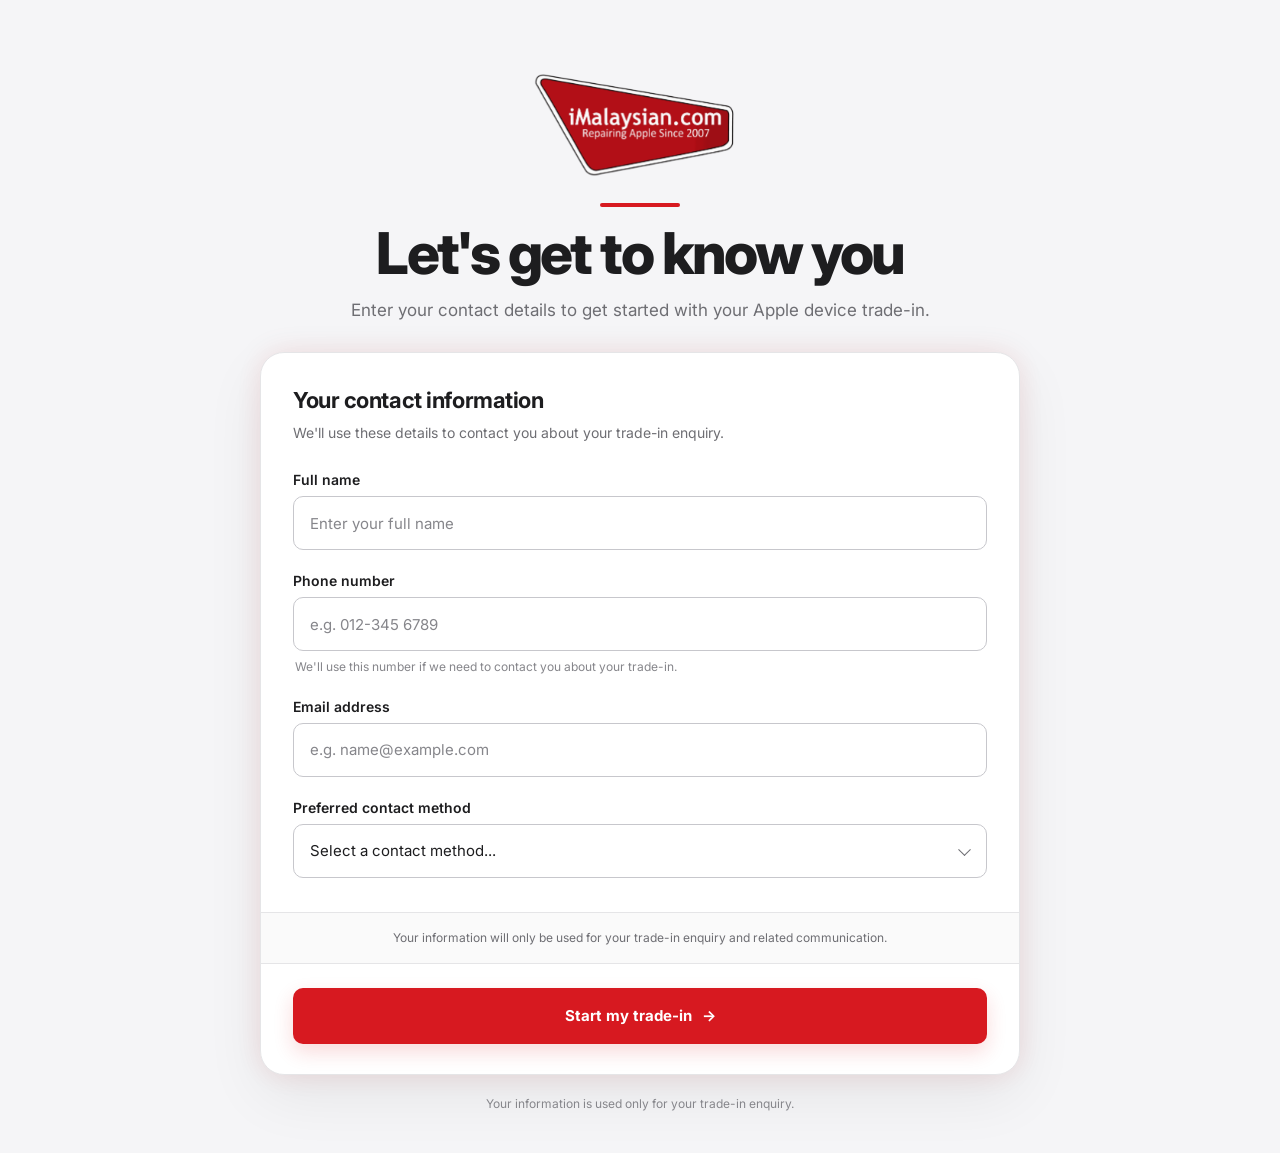
<file: assets/customer-detail.html>
<!DOCTYPE html> <html lang="en"> <head> <meta charset="UTF-8"/> <meta name="viewport" content="width=device-width, initial-scale=1.0"/> <meta name="theme-color" content="#f5f5f7"/> <link rel="icon" type="image/png" href="/assets/imycom.png"/> <link rel="stylesheet" href="/assets/styles.css"/> <title>Apple Trade-In | Customer Details</title> </head> <body> <main class="customer-detail-page"> <div class="customer-detail-container"> <header class="customer-detail-header"> <div class="customer-detail-brand"> <img src="/assets/imycom.png" alt="iMyCom logo"/> </div> <h1>Let's get to know you</h1> <p class="customer-detail-subtitle"> Enter your contact details to get started with your Apple device trade-in. </p> </header> <section class="customer-detail-card"> <form id="customerDetailForm" novalidate> <div class="customer-form-section"> <div class="customer-form-heading"> <h2>Your contact information</h2> <p> We'll use these details to contact you about your trade-in enquiry. </p> </div>  <div class="customer-form-group"> <label for="customerName">Full name</label> <input type="text" id="customerName" name="customerName" placeholder="Enter your full name" autocomplete="name" aria-describedby="customerName-error" required/> <p id="customerName-error" class="customer-field-error" aria-live="polite"> </p> </div>  <div class="customer-form-group"> <label for="customerPhone">Phone number</label> <input type="tel" id="customerPhone" name="customerPhone" placeholder="e.g. 012-345 6789" autocomplete="tel" aria-describedby="customerPhone-help customerPhone-error" required/> <p id="customerPhone-help" class="customer-field-help"> We'll use this number if we need to contact you about your trade-in. </p> <p id="customerPhone-error" class="customer-field-error" aria-live="polite"> </p> </div>  <div class="customer-form-group"> <label for="customerEmail">Email address</label> <input type="email" id="customerEmail" name="customerEmail" placeholder="e.g. name@example.com" autocomplete="email" aria-describedby="customerEmail-error" required/> <p id="customerEmail-error" class="customer-field-error" aria-live="polite"> </p> </div>  <div class="customer-form-group"> <label for="customerContactMethod"> Preferred contact method </label> <div class="customer-select-wrapper"> <select id="customerContactMethod" name="customerContactMethod" aria-describedby="customerContactMethod-error" required> <option value="" disabled selected> Select a contact method... </option> <option value="whatsapp">WhatsApp</option> <option value="phone">Phone call</option> <option value="email">Email</option> </select> </div> <p id="customerContactMethod-error" class="customer-field-error" aria-live="polite"> </p> </div> </div>  <div class="customer-privacy-note"> <p> Your information will only be used for your trade-in enquiry and related communication. </p> </div>  <div class="customer-detail-actions"> <button type="submit" class="customer-primary-button"> <span>Start my trade-in</span> <span aria-hidden="true">→</span> </button> </div> </form> </section> <footer class="customer-detail-footer"> <p> Your information is used only for your trade-in enquiry. </p> </footer> </div> </main> <script src="/assets/customer-detail.js"></script> </body> </html>
</file>
<file: assets/styles.css>
@import url('https://fonts.googleapis.com/css2?family=Inter:wght@400;500;600;700;800&display=swap');:root{--background: #f5f5f7;--surface: #ffffff;--surface-soft: #fafafa;--text: #1d1d1f;--text-secondary: #6e6e73;--border: #e5e5e7;--border-hover: #c7c7cc;--accent: #d71920;--accent-dark: #c4000b;--accent-soft: #fff1f2;--accent-focus: rgba(227,6,19,0.14);--success: #34c759;--shadow: 0 20px 60px rgba(0,0,0,0.07);--radius-large: 24px;--radius-medium: 14px;--radius-small: 10px}*{box-sizing: border-box}html{scroll-behavior: smooth}body{margin: 0;min-height: 100vh;font-family: 'Inter',-apple-system,BlinkMacSystemFont,"Segoe UI",sans-serif;background: var(--background);color: var(--text);-webkit-font-smoothing: antialiased}button,select,input{font: inherit}button,select{-webkit-tap-highlight-color: transparent}.page-shell{width: 100%;max-width: 760px;margin: 0 auto;padding: 64px 24px 40px}.page-shell{animation: pageFadeIn 0.6s ease-out both}.brand-mark{animation: brandEnter 0.7s ease-out both}.hero{animation: heroEnter 0.7s ease-out 0.08s both}.trade-in-card{animation: cardEnter 0.9s cubic-bezier(0.22,1,0.36,1)0.16s both}.footer{animation: footerEnter 0.7s ease-out 0.24s both}@keyframes pageFadeIn{from{opacity: 0}to{opacity: 1}}@keyframes brandEnter{from{opacity: 0;transform: translateY(-12px)}to{opacity: 1;transform: translateY(0)}}@keyframes heroEnter{from{opacity: 0;transform: translateY(12px)}to{opacity: 1;transform: translateY(0)}}@keyframes cardEnter{from{opacity: 0;transform: translateY(10px)}to{opacity: 1;transform: translateY(0)}}@keyframes footerEnter{from{opacity: 0}to{opacity: 1}}@media(prefers-reduced-motion: reduce){.page-shell,.brand-mark,.hero,.trade-in-card,.footer{animation: none}}.hero{text-align: center;margin-bottom: 42px}.hero-left{display: flex;align-items: center;gap: 24px;text-align: left}.hero-left .brand-mark{flex: 0 0 auto;margin-bottom: 0}.hero-left .hero-text{flex: 1 1 auto;min-width: 0}.hero-left .hero-copy{margin: 0}.hero-left h1{margin: 4px 0 8px}@media(max-width: 700px){.hero-left{flex-direction: column;align-items: flex-start;text-align: left}}.brand-mark{display: flex;align-items: center;justify-content: center;margin-bottom: 24px}.brand-mark img{display: block;width: auto;max-width: 480px;height: 164px;object-fit: contain;transform: translateX(-10px)}.eyebrow,.progress-label,.result-eyebrow{margin: 0;font-size: 0.7rem;font-weight: 800;letter-spacing: 0.12em;color: var(--text-secondary)}.hero h1{margin: 10px auto 14px;max-width: 650px;font-size: clamp(2.2rem,6vw,3.6rem);line-height: 1.05;letter-spacing: -0.055em;font-weight: 800}.hero-copy{max-width: 560px;margin: 0 auto;color: var(--text-secondary);font-size: 1rem;line-height: 1.65}.trade-in-card{background: var(--surface);border: 1px solid rgba(0,0,0,0.06);border-radius: var(--radius-large);box-shadow: 0 20px 60px rgba(0,0,0,0.07),0 0 30px rgba(215,25,32,0.10);overflow: hidden;transition: margin-bottom 0.35s ease}.trade-in-card.result-shown{margin-bottom: -1px}.progress-header{padding: 22px 32px 20px;border-bottom: 1px solid var(--border)}.progress-header>div:first-child{display: flex;justify-content: space-between;align-items: center;margin-bottom: 10px}#progressText{color: var(--text-secondary);font-size: 0.75rem;font-weight: 600}.progress-track{height: 4px;width: 100%;background: #ededf0;border-radius: 999px;overflow: hidden}.progress-fill{width: 20%;height: 100%;background: var(--accent);border-radius: inherit;transition: width 0.35s ease}.step-indicator-header{padding: 22px 32px 20px;border-bottom: 1px solid var(--border);overflow-x: auto}.step-indicator{display: flex;align-items: center;gap: 6px;margin: 0;padding: 0;list-style: none}.step-indicator-item{flex: 0 0 auto}.step-indicator-sep{flex: 0 0 auto;color: var(--border-hover);font-size: 0.75rem}.step-indicator-button{display: flex;align-items: center;gap: 8px;padding: 6px 8px;border: none;background: transparent;border-radius: 999px;cursor: not-allowed;opacity: 0.4;transition: opacity 0.2s ease,background 0.2s ease}.step-indicator-dot{display: inline-flex;align-items: center;justify-content: center;width: 24px;height: 24px;border-radius: 50%;background: var(--border);color: var(--text-secondary);font-size: 0.7rem;font-weight: 700;transition: background 0.2s ease,color 0.2s ease}.step-indicator-label{font-size: 0.78rem;font-weight: 600;color: var(--text-secondary);white-space: nowrap}.step-indicator-item.unlocked .step-indicator-button{cursor: pointer;opacity: 1}.step-indicator-item.unlocked:hover .step-indicator-button{background: var(--surface-soft)}.step-indicator-item.current .step-indicator-dot{background: var(--accent);color: white}.step-indicator-item.current .step-indicator-label{color: var(--text)}.step-indicator-item.completed .step-indicator-dot{background: var(--accent-soft);color: var(--accent)}@media(max-width: 600px){.step-indicator-label{display: none}.step-indicator-header{padding: 16px 20px}}.form-section{padding: 34px 32px;border-bottom: 1px solid var(--border);transition: opacity 0.25s ease}.form-section .form-group+.form-group{margin-top: 22px}.step-viewport{position: relative;overflow: hidden}.step-panel{display: none}.step-panel.step-panel-active{display: block}.step-panel.step-panel-enter-right{animation: stepEnterFromRight 0.3s ease both}.step-panel.step-panel-enter-left{animation: stepEnterFromLeft 0.3s ease both}@keyframes stepEnterFromRight{from{opacity: 0;transform: translateX(24px)}to{opacity: 1;transform: translateX(0)}}@keyframes stepEnterFromLeft{from{opacity: 0;transform: translateX(-24px)}to{opacity: 1;transform: translateX(0)}}@media(prefers-reduced-motion: reduce){.step-panel.step-panel-enter-right,.step-panel.step-panel-enter-left{animation: none}}.section-heading{display: flex;align-items: flex-start;gap: 16px;margin-bottom: 28px}.step-number{flex: 0 0 auto;display: inline-flex;align-items: center;justify-content: center;width: 38px;height: 38px;border-radius: 50%;background: var(--accent-soft);color: var(--accent);font-size: 0.72rem;font-weight: 800}.section-heading h2{margin: 0 0 5px;font-size: 1.15rem;letter-spacing: -0.025em}.section-heading p{margin: 0;color: var(--text-secondary);font-size: 0.85rem;line-height: 1.5}.relative-group{position: relative}.label-with-help{display: inline-flex;align-items: baseline;gap: 7px}.field-help-button{display: inline-flex;align-items: center;justify-content: center;width: 19px;height: 19px;padding: 0;border: 1px solid var(--border-hover);border-radius: 50%;background: var(--surface);color: var(--text-secondary);font-size: 0.68rem;font-weight: 700;line-height: 1;cursor: pointer;transform: translateY(-1px);transition: background 0.18s ease,border-color 0.18s ease,color 0.18s ease,transform 0.18s ease}.field-help-button:hover:not(:disabled){background: var(--accent-soft);border-color: rgba(215,25,32,0.35);color: var(--accent);transform: translateY(-1px)}.field-help-button:active:not(:disabled){transform: translateY(0)}.field-help-button:focus-visible{outline: none;border-color: var(--accent);box-shadow: 0 0 0 3px var(--accent-focus)}.field-help-button:disabled{opacity: 0.4;cursor: not-allowed}.model-number-help{position: absolute;top: 100%;left: 0;width: min(360px,100%);margin-top: 8px;padding: 15px 16px;background: var(--surface);border: 1px solid var(--border);border-radius: var(--radius-small);box-shadow: 0 10px 25px rgba(0,0,0,0.10);z-index: 110}.model-number-help.hidden{display: none}.model-number-help p{margin: 0 0 9px;color: var(--text);font-size: 0.82rem;font-weight: 500;line-height: 1.45}.model-number-help a{color: var(--accent);font-size: 0.78rem;font-weight: 700;text-decoration: none;transition: color 0.18s ease}.model-number-help a:hover{color: var(--accent-dark);text-decoration: underline}@media(max-width: 600px){.field-help-button{width: 19px;height: 19px;font-size: 0.68rem}.model-number-help{width: 100%;padding: 14px}}.custom-autocomplete{position: absolute;top: 100%;left: 0;width: 100%;max-height: 220px;overflow-y: auto;background: var(--surface);border: 1px solid var(--border);border-radius: var(--radius-small);box-shadow: 0 10px 25px rgba(0,0,0,0.1);margin: 6px 0 0;padding: 0;list-style: none;z-index: 100}.custom-autocomplete.hidden{display: none}.custom-autocomplete li{padding: 14px 16px;color: var(--text);font-size: 0.92rem;font-weight: 500;cursor: pointer;border-bottom: 1px solid var(--surface-soft);transition: background 0.15s ease,color 0.15s ease}.custom-autocomplete li:last-child{border-bottom: none}.custom-autocomplete li:hover{background: var(--accent-soft);color: var(--accent-dark)}.form-group input[type="text"]{width: 100%;min-height: 54px;padding: 0 44px 0 16px;background: var(--surface);border: 1px solid var(--border);border-radius: var(--radius-small);color: var(--text);font-size: 0.92rem;outline: none;transition: border-color 0.2s ease,box-shadow 0.2s ease,background 0.2s ease}.form-group input[type="text"]:hover:not(:disabled){border-color: var(--border-hover)}.form-group input[type="text"]:focus{border-color: var(--accent);box-shadow: 0 0 0 4px var(--accent-focus)}.form-group input[type="text"]:disabled{background: #f7f7f8;color: #a1a1a6;cursor: not-allowed}.form-group input[type="text"]::-webkit-calendar-picker-indicator{opacity: 0 !important;cursor: pointer}.form-group,.condition-group{margin-bottom: 0}.form-group label,.condition-group>label{display: block;margin-bottom: 9px;color: var(--text);font-size: 0.82rem;font-weight: 600}.select-wrapper{position: relative}.select-wrapper::after{content: "";position: absolute;top: 50%;right: 18px;width: 8px;height: 8px;border-right: 1.5px solid var(--text-secondary);border-bottom: 1.5px solid var(--text-secondary);transform: translateY(-75%)rotate(45deg);pointer-events: none}.select-wrapper:focus-within::after{border-color: var(--accent)}select{width: 100%;min-height: 54px;padding: 0 44px 0 16px;appearance: none;-webkit-appearance: none;background: var(--surface);border: 1px solid var(--border);border-radius: var(--radius-small);color: var(--text);font-size: 0.92rem;cursor: pointer;outline: none;transition: border-color 0.2s ease,box-shadow 0.2s ease,background 0.2s ease}select:hover:not(:disabled){border-color: var(--border-hover)}select:focus{border-color: var(--accent);box-shadow: 0 0 0 4px var(--accent-focus)}select:disabled{background: #f7f7f8;color: #a1a1a6;cursor: not-allowed}.sr-only-select{position: absolute;width: 1px;height: 1px;padding: 0;margin: -1px;overflow: hidden;clip: rect(0,0,0,0);white-space: nowrap;border: 0}.device-box-grid{display: grid;grid-template-columns: repeat(5,1fr);gap: 12px}.device-box{display: flex;flex-direction: column;align-items: center;justify-content: center;gap: 10px;padding: 18px 10px 16px;background: var(--surface);border: 1.5px solid var(--border);border-radius: var(--radius-medium);cursor: pointer;transition: border-color 0.18s ease,background 0.18s ease,transform 0.12s ease}.device-box:hover{border-color: var(--border-hover);background: var(--surface-soft)}.device-box:active{transform: translateY(1px)}.device-box.selected{border-color: var(--accent);background: var(--accent-soft)}.device-box-image{width: 44px;height: 44px;object-fit: contain}.device-box-icon-fallback{display: flex;align-items: center;justify-content: center;width: 44px;height: 44px;border-radius: 50%;background: var(--accent-soft);color: var(--accent);font-weight: 800;font-size: 0.95rem}.device-box-label{font-size: 0.8rem;font-weight: 600;color: var(--text);text-align: center;line-height: 1.25}.subdevice-box-grid{display: flex;flex-direction: column;gap: 6px;max-height: 216px;padding: 4px 4px 6px;overflow-y: auto}.subdevice-box{display: flex;align-items: center;gap: 12px;min-height: 46px;padding: 6px 12px 6px 6px;background: var(--surface);border: 1.5px solid var(--border);border-radius: var(--radius-small);color: var(--text);font-size: 0.82rem;font-weight: 600;text-align: left;line-height: 1.3;cursor: pointer;transition: border-color 0.18s ease,background 0.18s ease,transform 0.12s ease}.subdevice-box:hover{border-color: var(--border-hover);background: var(--surface-soft)}.subdevice-box:active{transform: translateY(1px)}.subdevice-box.selected{border-color: var(--accent);background: var(--accent-soft);color: var(--accent-dark)}.subdevice-box-image{flex: 0 0 auto;width: 34px;height: 34px;object-fit: contain;border-radius: 8px;background: var(--surface-soft)}.subdevice-box-icon-fallback{display: flex;flex: 0 0 auto;align-items: center;justify-content: center;width: 34px;height: 34px;border-radius: 8px;background: var(--accent-soft);color: var(--accent);font-weight: 800;font-size: 0.82rem}.subdevice-box-label{overflow: hidden;text-overflow: ellipsis;white-space: nowrap}.subdevice-box-grid.disabled{opacity: 0.5;pointer-events: none}@media(max-width: 600px){.device-box-grid{grid-template-columns: repeat(3,1fr)}.subdevice-box-grid{max-height: 180px}}.device-image-preview{display: flex !important;align-items: center;justify-content: center;width: 100%;margin: 0 0 22px;padding: 0 !important;background: transparent !important;border: none !important;border-radius: 0 !important;box-shadow: none !important}.device-image-preview img{display: block;width: auto !important;max-width: 180px;height: 140px;object-fit: contain;background: transparent !important;border: none !important;box-shadow: none !important}.condition-section{background: var(--surface)}.device-profile{display: flex;flex-direction: column;gap: 24px}.condition-group{padding: 20px;background: var(--surface-soft);border: 1px solid var(--border);border-radius: var(--radius-medium)}.field-help{margin: -3px 0 12px;color: var(--text-secondary);font-size: 0.78rem}.checkbox-list{display: flex;flex-direction: column;gap: 8px}.checkbox-option{position: relative;display: flex;align-items: center;gap: 12px;min-height: 48px;padding: 11px 13px;background: white;border: 1px solid var(--border);border-radius: 10px;cursor: pointer;transition: border-color 0.18s ease,background 0.18s ease,transform 0.18s ease}.checkbox-option:hover{border-color: var(--border-hover);background: #fcfcfc}.checkbox-option:has(input:checked){border-color: var(--accent);background: var(--accent-soft)}.checkbox-option input{width: 18px;height: 18px;flex: 0 0 auto;margin: 0;accent-color: var(--accent);cursor: pointer}.checkbox-option span{font-size: 0.84rem;line-height: 1.4}.primary-button{display: flex;align-items: center;justify-content: center;gap: 10px;width: 100%;min-height: 56px;margin-top: 28px;padding: 0 20px;border: 0;border-radius: 12px;background: var(--accent);color: white;font-size: 0.95rem;font-weight: 700;cursor: pointer;transition: transform 0.18s ease,background 0.18s ease,box-shadow 0.18s ease}.primary-button:hover{background: var(--accent-dark);transform: translateY(-1px);box-shadow: 0 8px 20px rgba(227,6,19,0.20)}.primary-button:active{transform: translateY(0)}.primary-button:disabled{opacity: 0.65;cursor: wait;transform: none}.button-arrow{font-size: 1.2rem;transition: transform 0.18s ease}.primary-button:hover .button-arrow{transform: translateX(3px)}.result-card{padding: 48px 32px 42px;text-align: center;background: #fff7f7;border-top: 1px solid #f3dede;border-radius: var(--radius-large);overflow: hidden;box-shadow: 0 10px 35px rgba(211,47,47,0.18),0 0 25px rgba(211,47,47,0.10);animation: resultIn 0.4s ease both}@keyframes resultIn{from{opacity: 0;transform: translateY(12px)}to{opacity: 1;transform: translateY(0)}}.result-icon{display: flex;align-items: center;justify-content: center;width: 44px;height: 44px;margin: 0 auto 18px;border-radius: 50%;background: #fde8e8;color: #c62828;font-weight: 800}.result-card h3{margin: 10px 0 12px;font-size: clamp(2.7rem,8vw,4.5rem);line-height: 1;letter-spacing: -0.06em;font-weight: 800;color: var(--accent)}.result-note{max-width: 460px;margin: 0 auto 24px;color: var(--text-secondary);font-size: 0.8rem;line-height: 1.55}.secondary-button{min-height: 44px;padding: 0 20px;border: 1px solid var(--border);border-radius: 10px;background: white;color: var(--text);font-size: 0.82rem;font-weight: 600;cursor: pointer;transition: background 0.18s ease,border-color 0.18s ease,color 0.18s ease}.secondary-button:hover{background: var(--accent-soft);border-color: rgba(227,6,19,0.25);color: var(--accent)}.footer{padding: 22px 10px 0;text-align: center}.footer p{margin: 0;color: #8e8e93;font-size: 0.7rem;line-height: 1.5}.hidden{display: none !important}@media(max-width: 600px){.page-shell{padding: 36px 14px 28px}.hero{margin-bottom: 28px}.brand-mark{margin-bottom: 16px}.brand-mark img{max-width: 150px;height: 48px}.hero h1{font-size: 2.25rem}.hero-copy{font-size: 0.9rem}.trade-in-card{border-radius: 18px}.progress-header{padding: 18px 20px}.form-section{padding: 28px 20px}.section-heading{gap: 12px;margin-bottom: 22px}.step-number{width: 34px;height: 34px;font-size: 0.65rem}.section-heading h2{font-size: 1.05rem}.section-heading p{font-size: 0.78rem}select{min-height: 52px}.condition-group{padding: 16px}.result-card{padding: 38px 20px}}.customer-detail-header h1::before{content: "";display: block;width: 80px;height: 4px;margin: 0 auto 16px;border-radius: 999px;background: var(--accent)}.customer-detail-page{min-height: 100vh;padding: 64px 24px 40px;background: var(--background)}.customer-detail-container{width: 100%;max-width: 760px;margin: 0 auto}.customer-detail-brand{display: flex;align-items: center;justify-content: center;margin-bottom: 8px}.customer-detail-brand img{display: block;width: auto;max-width: 384px;height: 131px;object-fit: contain;transform: translateX(-10px)}.customer-detail-header{margin-bottom: 28px;text-align: center}.customer-detail-eyebrow{margin: 0 0 8px;color: var(--accent);font-size: 12px;font-weight: 700;letter-spacing: 0.1em}.customer-detail-header h1{margin: 0;color: var(--text);font-size: clamp(2.2rem,6vw,3.6rem);line-height: 1.05;font-weight: 800;letter-spacing: -0.045em}.customer-detail-subtitle{max-width: 600px;margin: 14px auto 0;color: var(--text-secondary);font-size: 17px;line-height: 1.55}.customer-detail-card{overflow: hidden;background: var(--surface);border: 1px solid var(--border);border-radius: var(--radius-large);box-shadow: 0 20px 60px rgba(0,0,0,0.07),0 0 30px rgba(215,25,32,0.10)}.customer-form-section{padding: 34px 32px}.customer-form-heading{margin-bottom: 28px}.customer-form-heading h2{margin: 0 0 8px;color: var(--text);font-size: 22px;line-height: 1.25;font-weight: 700;letter-spacing: -0.02em}.customer-form-heading p{margin: 0;color: var(--text-secondary);font-size: 14px;line-height: 1.5}.customer-form-group{margin-bottom: 22px}.customer-form-group:last-child{margin-bottom: 0}.customer-form-group label{display: block;margin-bottom: 8px;color: var(--text);font-size: 14px;font-weight: 600}.customer-form-group input,.customer-form-group select{width: 100%;min-height: 54px;padding: 0 16px;border: 1px solid var(--border-hover);border-radius: var(--radius-small);outline: none;background: var(--surface);color: var(--text);font: inherit;font-size: 15px;transition: border-color 0.2s ease,box-shadow 0.2s ease,background 0.2s ease}.customer-form-group input::placeholder{color: #86868b}.customer-form-group input:hover,.customer-form-group select:hover{border-color: #b8b8bd}.customer-form-group input:focus,.customer-form-group select:focus{border-color: var(--accent);box-shadow: 0 0 0 3px var(--accent-focus)}.customer-select-wrapper{position: relative}.customer-select-wrapper select{appearance: none;padding-right: 44px;cursor: pointer}.customer-select-wrapper::after{content: "";position: absolute;top: 50%;right: 18px;width: 8px;height: 8px;border-right: 1.5px solid var(--text-secondary);border-bottom: 1.5px solid var(--text-secondary);transform: translateY(-65%)rotate(45deg);pointer-events: none}.customer-select-wrapper:focus-within::after{border-color: var(--accent)}.customer-field-help{margin: 7px 2px 0;color: #86868b;font-size: 12px;line-height: 1.45}.customer-field-error{display: none;margin: 7px 2px 0;color: #d70015;font-size: 12px;line-height: 1.45}.customer-field-error.visible{display: block}.customer-form-group input.customer-input-error,.customer-form-group select.customer-input-error{border-color: #ff3b30;box-shadow: 0 0 0 3px rgba(255,59,48,0.08)}.customer-privacy-note{display: flex;align-items: center;justify-content: center;padding: 16px 32px;background: var(--surface-soft);border-top: 1px solid var(--border);border-bottom: 1px solid var(--border)}.customer-privacy-note p{margin: 0;color: var(--text-secondary);font-size: 12px;line-height: 1.5;text-align: center}.customer-detail-actions{display: flex;padding: 24px 32px 30px}.customer-primary-button{width: 100%;min-height: 56px;display: flex;align-items: center;justify-content: center;gap: 10px;padding: 0 24px;border: none;border-radius: var(--radius-small);background: var(--accent);color: #ffffff;font: inherit;font-size: 15px;font-weight: 700;cursor: pointer;box-shadow: 0 8px 20px rgba(215,25,32,0.16);transition: background 0.2s ease,transform 0.2s ease,box-shadow 0.2s ease}.customer-primary-button:hover{background: var(--accent-dark);transform: translateY(-1px);box-shadow: 0 10px 24px rgba(215,25,32,0.22)}.customer-primary-button:active{transform: translateY(0);box-shadow: 0 5px 12px rgba(215,25,32,0.14)}.customer-primary-button span:last-child{transition: transform 0.2s ease}.customer-primary-button:hover span:last-child{transform: translateX(4px)}.customer-primary-button:disabled{background: #86868b;box-shadow: none;cursor: not-allowed;opacity: 0.8;transform: none}.customer-primary-button:disabled:hover{background: #86868b;box-shadow: none;transform: none}.customer-primary-button:disabled:hover span:last-child{transform: none}.customer-detail-footer{padding: 20px 0 0;text-align: center}.customer-detail-footer p{margin: 0;color: #86868b;font-size: 12px;line-height: 1.5}.customer-detail-container{animation: customerPageFadeIn 0.6s ease-out both}.customer-detail-brand{animation: customerBrandEnter 0.7s ease-out both}.customer-detail-header{animation: customerHeaderEnter 0.7s ease-out 0.08s both}.customer-detail-card{animation: customerCardEnter 0.7s ease-out 0.16s both}.customer-detail-footer{animation: customerFooterEnter 0.7s ease-out 0.24s both}.top-nav{width: 100%;padding: 1.5rem 2rem 0;box-sizing: border-box}.back-link{display: inline-flex;align-items: center;gap: 0.5rem;color: #1d1d1f;text-decoration: none;font-size: 1rem;font-weight: 500;transition: opacity 0.2s ease}.back-link:hover{opacity: 0.6}.back-link svg{width: 20px;height: 20px}@media(max-width: 768px){.top-nav{padding: 1rem 1.5rem 0}}@keyframes customerPageFadeIn{from{opacity: 0}to{opacity: 1}}@keyframes customerBrandEnter{from{opacity: 0;transform: translateY(-12px)}to{opacity: 1;transform: translateY(0)}}@keyframes customerHeaderEnter{from{opacity: 0;transform: translateY(12px)}to{opacity: 1;transform: translateY(0)}}@keyframes customerCardEnter{from{opacity: 0;transform: translateY(18px)}to{opacity: 1;transform: translateY(0)}}@keyframes customerFooterEnter{from{opacity: 0}to{opacity: 1}}@media(prefers-reduced-motion: reduce){.customer-detail-container,.customer-detail-brand,.customer-detail-header,.customer-detail-card,.customer-detail-footer{animation: none}}@media(max-width: 640px){.customer-detail-page{padding: 28px 16px 32px}.customer-detail-brand{margin-bottom: 22px}.customer-detail-brand img{width: 40px;height: 40px}.customer-detail-header{margin-bottom: 22px}.customer-detail-header h1{font-size: 36px}.customer-detail-subtitle{font-size: 15px}.customer-detail-progress{gap: 8px;padding: 12px 14px;border-radius: 15px}.customer-progress-label{font-size: 12px}.customer-progress-number{width: 26px;height: 26px}.customer-detail-card{border-radius: 22px}.customer-form-section{padding: 26px 22px}.customer-form-heading{margin-bottom: 24px}.customer-form-heading h2{font-size: 20px}.customer-privacy-note{padding: 15px 20px}.customer-detail-actions{padding: 20px 22px 24px}}@media(max-width: 420px){.customer-detail-page{padding: 32px 12px 28px}.customer-detail-progress{margin-bottom: 14px}.customer-progress-number{width: 26px;height: 26px}.customer-progress-separator{font-size: 13px}.customer-form-section{padding: 24px 16px}.customer-form-group{margin-bottom: 20px}.customer-detail-actions{padding: 18px 16px 22px}}.no-pricing-message{text-align: center;padding: 1.5rem 1.25rem}.no-pricing-title{font-size: 1.25rem;font-weight: 600;letter-spacing: 0;margin-bottom: 0.5rem}.no-pricing-text{max-width: 420px;margin: 0 auto;font-size: 0.95rem;letter-spacing: 0;line-height: 1.6;opacity: 0.75}
</file>
